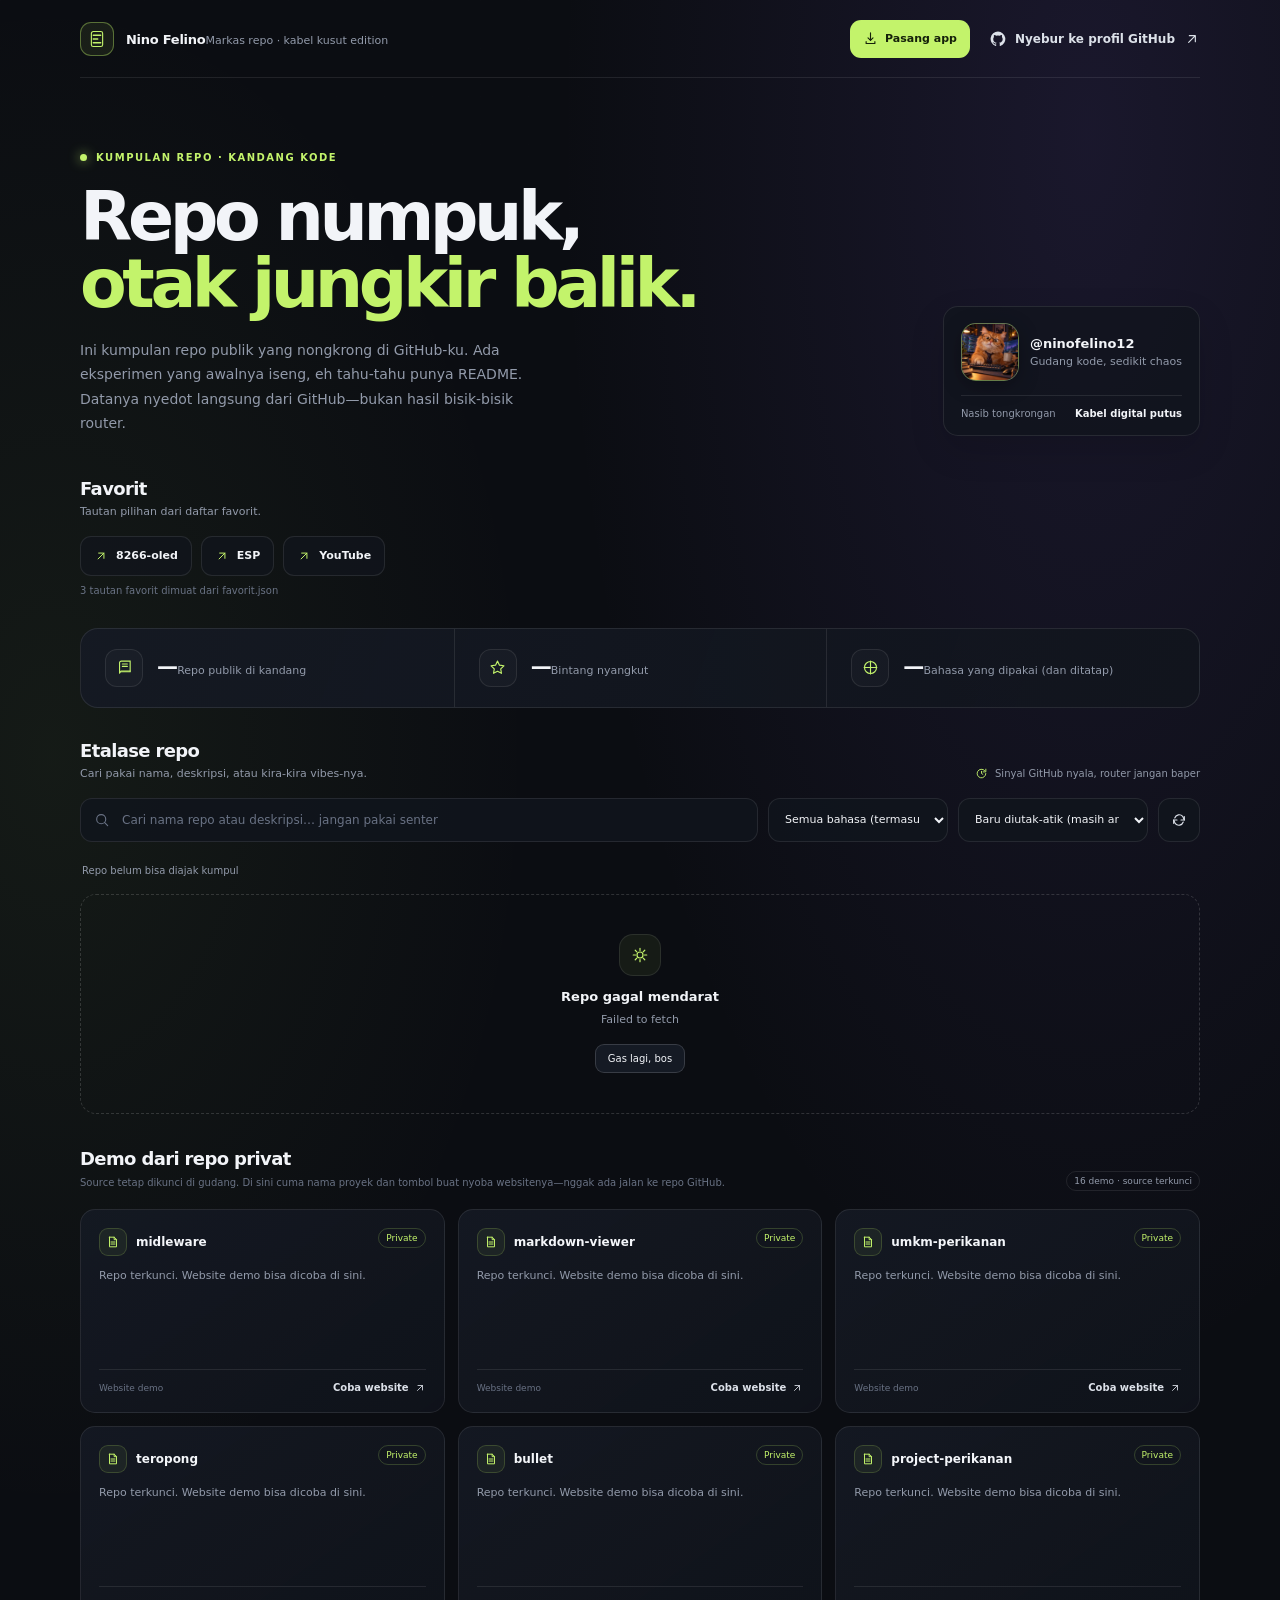
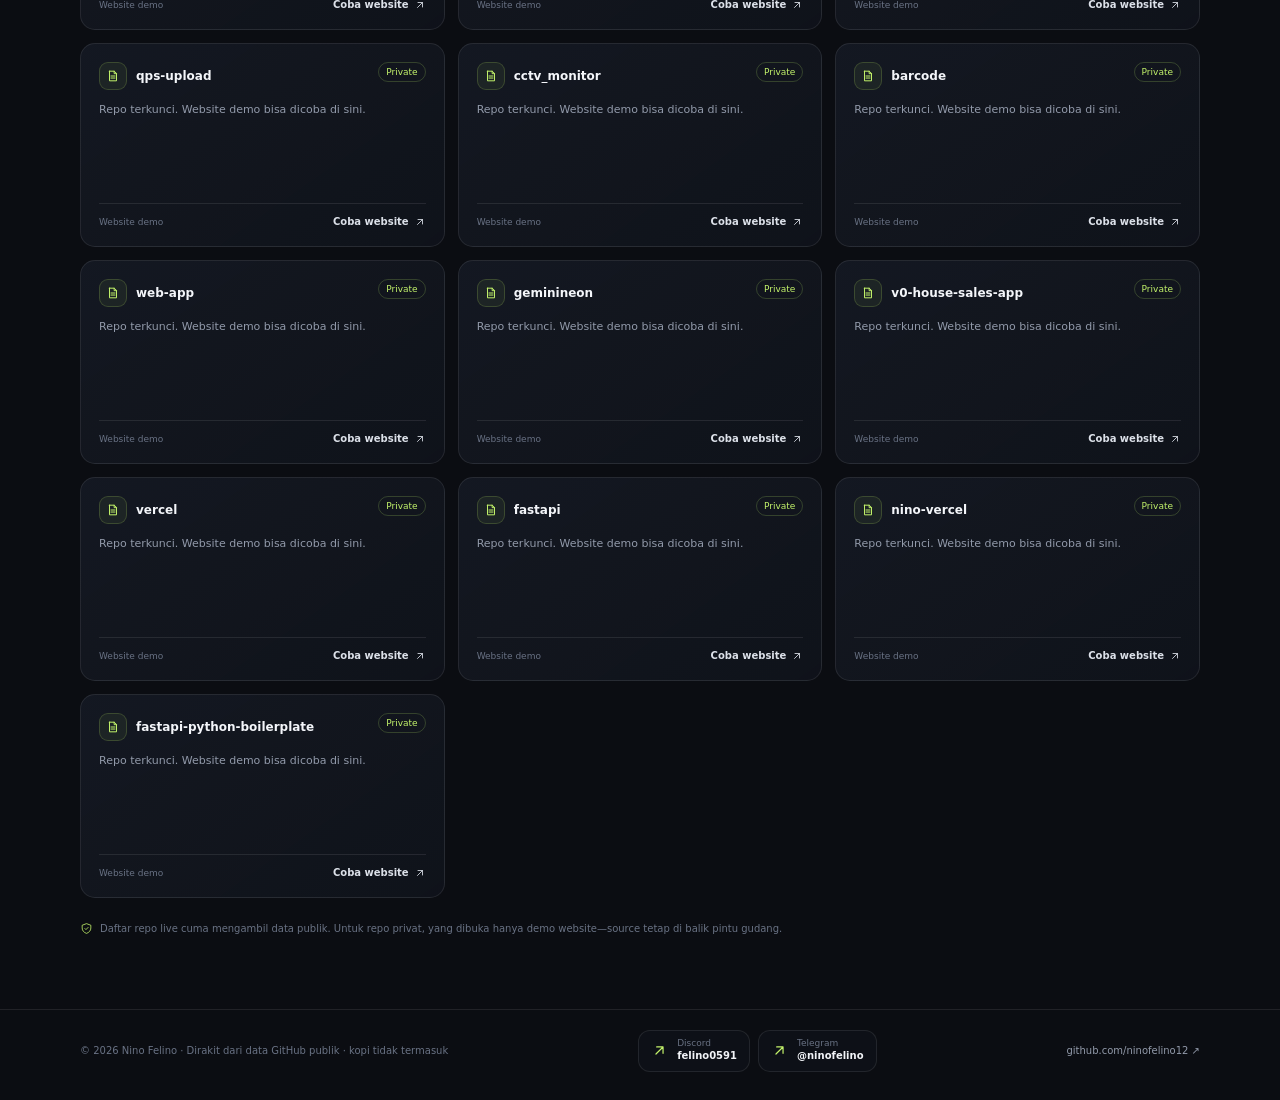
<file: index.html>
<!doctype html>
<html lang="id">
<head>
  <meta charset="utf-8">
  <meta name="viewport" content="width=device-width, initial-scale=1">
  <meta name="theme-color" content="#0b0d12">
  <meta name="apple-mobile-web-app-capable" content="yes">
  <meta name="apple-mobile-web-app-status-bar-style" content="black-translucent">
  <meta name="description" content="Markas repo publik Nino Felino: ngoding serius, kadang sambil mencari kabel yang barusan dipegang.">
  <meta property="og:title" content="Markas Repo — Nino Felino">
  <meta property="og:description" content="Semua repo publik ngumpul di sini. Router turut menyaksikan.">
  <title>Markas Repo — Nino Felino</title>
  <link rel="manifest" href="./manifest.webmanifest">
  <link rel="apple-touch-icon" href="./icons/icon-192.png">
  <style>
    :root {
      color-scheme: dark;
      --bg: #0b0d12;
      --surface: #11151d;
      --surface-raised: #151a24;
      --line: rgba(255,255,255,.09);
      --line-strong: rgba(255,255,255,.15);
      --text: #f2f4f8;
      --muted: #929aaa;
      --muted-2: #697284;
      --accent: #c3f36b;
      --accent-ink: #15210a;
      --violet: #a78bfa;
      --danger: #ff9a9a;
      --radius: 18px;
      font-family: Inter, ui-sans-serif, system-ui, -apple-system, BlinkMacSystemFont, "Segoe UI", sans-serif;
    }
    * { box-sizing: border-box; }
    body {
      margin: 0;
      min-width: 320px;
      color: var(--text);
      background:
        radial-gradient(ellipse at 85% 5%, rgba(117, 87, 205, .14), transparent 33rem),
        radial-gradient(ellipse at 4% 28%, rgba(150, 202, 84, .07), transparent 30rem),
        var(--bg);
      min-height: 100vh;
    }
    body::before {
      position: fixed;
      inset: 0;
      z-index: -1;
      pointer-events: none;
      content: "";
      opacity: .16;
      background-image: linear-gradient(rgba(255,255,255,.035) 1px, transparent 1px), linear-gradient(90deg, rgba(255,255,255,.035) 1px, transparent 1px);
      background-size: 48px 48px;
      mask-image: linear-gradient(to bottom, black, transparent 74%);
    }
    a { color: inherit; }
    button, input, select { font: inherit; }
    .shell { width: min(1120px, calc(100% - 40px)); margin: 0 auto; }
    .topbar {
      height: 78px;
      display: flex;
      align-items: center;
      justify-content: space-between;
      border-bottom: 1px solid var(--line);
    }
    .brand { display: inline-flex; align-items: center; gap: 12px; text-decoration: none; }
    .brand-mark {
      display: grid;
      width: 34px;
      height: 34px;
      place-items: center;
      border: 1px solid rgba(195,243,107,.38);
      border-radius: 11px;
      color: var(--accent);
      background: rgba(195,243,107,.08);
    }
    .brand-mark svg { width: 18px; height: 18px; }
    .brand-name { font-size: 13px; font-weight: 720; letter-spacing: -.02em; }
    .brand-note { color: var(--muted); font-size: 11px; margin-top: 3px; }
    .top-link {
      display: inline-flex;
      align-items: center;
      gap: 9px;
      color: #dce1e9;
      text-decoration: none;
      font-size: 12px;
      font-weight: 650;
      transition: color .18s ease;
    }
    .top-link:hover { color: var(--accent); }
    .top-link svg { width: 16px; height: 16px; }
    .topbar-actions { display: flex; align-items: center; gap: 20px; }
    .install-wrap { position: relative; }
    .install-button {
      display: inline-flex;
      min-height: 38px;
      align-items: center;
      gap: 7px;
      padding: 0 12px;
      border: 1px solid rgba(195,243,107,.42);
      border-radius: 11px;
      color: var(--accent-ink);
      background: var(--accent);
      cursor: pointer;
      font-size: 11px;
      font-weight: 720;
      transition: transform .18s ease, background .18s ease;
    }
    .install-button:hover { transform: translateY(-1px); background: #d0fa82; }
    .install-button:focus-visible { outline: 3px solid rgba(195,243,107,.24); outline-offset: 3px; }
    .install-button:disabled { cursor: default; opacity: .7; transform: none; }
    .install-button svg { width: 15px; height: 15px; }
    .install-status {
      position: absolute;
      z-index: 5;
      top: calc(100% + 9px);
      right: 0;
      width: min(280px, calc(100vw - 32px));
      padding: 11px 13px;
      border: 1px solid var(--line-strong);
      border-radius: 11px;
      color: var(--text);
      background: var(--surface-raised);
      box-shadow: 0 12px 30px rgba(0,0,0,.32);
      font-size: 11px;
      line-height: 1.55;
    }
    .install-status:empty { display: none; }
    main { padding: 68px 0 64px; }
    .intro { display: flex; align-items: flex-end; justify-content: space-between; gap: 32px; margin-bottom: 42px; }
    .eyebrow {
      display: inline-flex;
      align-items: center;
      gap: 9px;
      margin-bottom: 20px;
      color: var(--accent);
      font-size: 10px;
      font-weight: 760;
      letter-spacing: .15em;
      text-transform: uppercase;
    }
    .eyebrow-dot { width: 7px; height: 7px; border-radius: 50%; background: var(--accent); box-shadow: 0 0 12px rgba(195,243,107,.8); }
    h1 { max-width: 720px; margin: 0; font-size: clamp(40px, 6vw, 68px); line-height: .99; letter-spacing: -.065em; font-weight: 720; }
    h1 span { color: var(--accent); }
    .intro-copy { max-width: 470px; margin: 20px 0 0; color: var(--muted); font-size: 14px; line-height: 1.75; }
    .profile-card {
      flex: 0 0 auto;
      min-width: 206px;
      padding: 16px 17px;
      border: 1px solid var(--line);
      border-radius: 15px;
      background: rgba(17,21,29,.74);
      box-shadow: 0 14px 35px rgba(0,0,0,.13);
    }
    .profile-top { display: flex; align-items: center; gap: 11px; }
    .avatar {
      display: block;
      flex: 0 0 auto;
      width: 58px;
      height: 58px;
      object-fit: cover;
      border: 1px solid rgba(195,243,107,.36);
      border-radius: 15px;
      background: linear-gradient(135deg, rgba(195,243,107,.2), rgba(167,139,250,.2));
      box-shadow: 0 5px 20px rgba(0,0,0,.28);
    }
    .profile-handle { font-size: 13px; font-weight: 700; }
    .profile-caption { margin-top: 4px; color: var(--muted); font-size: 11px; }
    .profile-rule { height: 1px; margin: 14px 0 12px; background: var(--line); }
    .profile-foot { display: flex; justify-content: space-between; color: var(--muted); font-size: 10px; }
    .profile-foot strong { color: var(--text); font-weight: 650; }
    .favorite-section { margin-bottom: 32px; }
    .favorite-grid { display: flex; flex-wrap: wrap; gap: 9px; }
    .favorite-button {
      display: inline-flex;
      min-height: 40px;
      align-items: center;
      gap: 8px;
      padding: 8px 13px;
      border: 1px solid var(--line);
      border-radius: 11px;
      color: var(--text);
      background: rgba(17,21,29,.78);
      font-size: 11px;
      font-weight: 650;
      text-decoration: none;
      transition: border-color .18s ease, background .18s ease, transform .18s ease;
    }
    .favorite-button:hover { transform: translateY(-1px); border-color: rgba(195,243,107,.4); background: var(--surface-raised); }
    .favorite-button:focus-visible { outline: 3px solid rgba(195,243,107,.18); outline-offset: 2px; }
    .favorite-button svg { width: 14px; height: 14px; color: var(--accent); }
    .favorite-status { margin: 9px 0 0; color: var(--muted-2); font-size: 10px; }
    .stats {
      display: grid;
      grid-template-columns: repeat(3, minmax(0, 1fr));
      margin-bottom: 32px;
      border: 1px solid var(--line);
      border-radius: var(--radius);
      background: linear-gradient(110deg, rgba(21,26,36,.93), rgba(17,21,29,.82));
      overflow: hidden;
    }
    .stat { display: flex; align-items: center; gap: 14px; padding: 20px 24px; }
    .stat + .stat { border-left: 1px solid var(--line); }
    .stat-icon { display: grid; flex: 0 0 auto; width: 38px; height: 38px; place-items: center; border: 1px solid var(--line); border-radius: 12px; color: var(--accent); background: rgba(255,255,255,.025); }
    .stat-icon svg { width: 17px; height: 17px; }
    .stat-value { font-size: 21px; line-height: 1; font-weight: 740; letter-spacing: -.04em; }
    .stat-label { margin-top: 6px; color: var(--muted); font-size: 11px; }
    .section-head { display: flex; align-items: flex-end; justify-content: space-between; gap: 18px; margin-bottom: 18px; }
    .section-title { margin: 0; font-size: 18px; letter-spacing: -.035em; font-weight: 690; }
    .section-subtitle { margin: 6px 0 0; color: var(--muted); font-size: 11px; }
    .live-note { display: inline-flex; align-items: center; gap: 7px; color: var(--muted); font-size: 10px; white-space: nowrap; }
    .live-note svg { width: 13px; height: 13px; color: var(--accent); }
    .controls {
      display: grid;
      grid-template-columns: minmax(200px, 1fr) 180px 190px 42px;
      gap: 10px;
      margin-bottom: 18px;
    }
    .search-wrap { position: relative; }
    .search-wrap svg { position: absolute; top: 50%; left: 14px; width: 16px; height: 16px; color: var(--muted-2); transform: translateY(-50%); pointer-events: none; }
    .search, .select, .refresh {
      height: 44px;
      border: 1px solid var(--line);
      border-radius: 12px;
      color: var(--text);
      background: rgba(17,21,29,.88);
      transition: border-color .18s ease, background .18s ease, transform .18s ease;
    }
    .search { width: 100%; padding: 0 14px 0 41px; outline: 0; font-size: 12px; }
    .search::placeholder { color: var(--muted-2); }
    .search:focus, .select:focus { border-color: rgba(195,243,107,.5); outline: 3px solid rgba(195,243,107,.08); }
    .select { width: 100%; padding: 0 12px; outline: 0; font-size: 11px; }
    .select option { color: var(--text); background: var(--surface); }
    .refresh { display: grid; width: 42px; place-items: center; cursor: pointer; }
    .refresh:hover { border-color: var(--line-strong); background: var(--surface-raised); }
    .refresh:active { transform: scale(.96); }
    .refresh svg { width: 16px; height: 16px; color: #dce1e9; }
    .refresh[disabled] { cursor: wait; opacity: .6; }
    .result-line { display: flex; align-items: center; justify-content: space-between; min-height: 22px; margin: 0 2px 12px; color: var(--muted); font-size: 10px; }
    .result-line strong { color: #dce1e9; font-weight: 650; }
    .repo-grid { display: grid; grid-template-columns: repeat(3, minmax(0, 1fr)); gap: 13px; }
    .private-demo-section { margin-top: 34px; }
    .private-demo-grid { margin-top: 14px; }
    .private-demo-card { min-height: 138px; }
    .private-demo-card .repo-description { min-height: 0; margin: 11px 0 16px; }
    .private-demo-card .repo-bottom { margin-top: auto; }
    .private-demo-notice { margin: 6px 0 0; color: var(--muted-2); font-size: 10px; line-height: 1.6; }
    .private-demo-card .repo-status { border-color: rgba(195,243,107,.2); color: var(--accent); }
    .repo-card {
      display: flex;
      min-height: 204px;
      flex-direction: column;
      padding: 18px;
      border: 1px solid var(--line);
      border-radius: 15px;
      background: linear-gradient(145deg, rgba(21,26,36,.88), rgba(16,19,27,.93));
      transition: transform .2s ease, border-color .2s ease, background .2s ease;
      animation: enter .32s both;
    }
    .repo-card:hover { transform: translateY(-3px); border-color: rgba(195,243,107,.29); background: linear-gradient(145deg, rgba(25,32,42,.97), rgba(17,21,29,.96)); }
    @keyframes enter { from { opacity: 0; transform: translateY(5px); } to { opacity: 1; transform: translateY(0); } }
    .repo-card-top { display: flex; align-items: flex-start; justify-content: space-between; gap: 10px; }
    .repo-name-wrap { display: flex; min-width: 0; align-items: center; gap: 9px; }
    .repo-icon { display: grid; flex: 0 0 auto; width: 28px; height: 28px; place-items: center; border: 1px solid rgba(195,243,107,.18); border-radius: 9px; color: var(--accent); background: rgba(195,243,107,.06); }
    .repo-icon svg { width: 14px; height: 14px; }
    .repo-name { overflow: hidden; color: #f4f6fa; font-size: 12px; font-weight: 700; text-decoration: none; text-overflow: ellipsis; white-space: nowrap; }
    .repo-name:hover { color: var(--accent); }
    .repo-status { flex: 0 0 auto; padding: 4px 7px; border: 1px solid var(--line); border-radius: 999px; color: var(--muted); font-size: 9px; }
    .repo-status.archived { border-color: rgba(255,154,154,.2); color: var(--danger); }
    .repo-description { display: -webkit-box; min-height: 37px; margin: 14px 0 16px; overflow: hidden; color: var(--muted); font-size: 11px; line-height: 1.7; -webkit-box-orient: vertical; -webkit-line-clamp: 2; }
    .repo-description.empty { color: var(--muted-2); font-style: italic; }
    .repo-details { display: grid; gap: 9px; margin-bottom: 14px; }
    .repo-website { display: flex; min-width: 0; align-items: center; gap: 7px; }
    .repo-detail-label { flex: 0 0 50px; color: var(--muted-2); font-size: 9px; letter-spacing: .04em; text-transform: uppercase; }
    .website-link { display: inline-flex; min-width: 0; max-width: 100%; flex: 1 1 auto; align-items: center; gap: 5px; overflow: hidden; color: #dce1e9; font-size: 10px; font-weight: 650; text-decoration: none; text-overflow: ellipsis; white-space: nowrap; }
    .website-link:hover { color: var(--accent); }
    .website-link svg { width: 11px; height: 11px; flex: 0 0 auto; }
    .website-empty { color: var(--muted-2); font-size: 9px; font-style: italic; }
    .repo-topic-row { display: flex; min-width: 0; align-items: flex-start; gap: 7px; }
    .repo-topic-list { display: flex; min-width: 0; flex: 1 1 auto; flex-wrap: wrap; gap: 5px; }
    .topic-chip { display: inline-flex; max-width: 100%; align-items: center; padding: 3px 7px; border: 1px solid rgba(167,139,250,.18); border-radius: 999px; color: #cfc4f4; background: rgba(167,139,250,.07); font-size: 9px; line-height: 1.35; overflow-wrap: anywhere; }
    .topic-chip.empty { border-style: dashed; color: var(--muted-2); background: transparent; }
    .repo-meta { display: flex; align-items: center; flex-wrap: wrap; gap: 12px; margin-top: auto; color: #a3abba; font-size: 10px; }
    .meta-item { display: inline-flex; align-items: center; gap: 5px; }
    .meta-item svg { width: 12px; height: 12px; color: var(--muted-2); }
    .language-dot { width: 7px; height: 7px; border-radius: 50%; background: var(--dot, #8790a0); box-shadow: 0 0 8px color-mix(in srgb, var(--dot, #8790a0) 52%, transparent); }
    .repo-bottom { display: flex; align-items: center; justify-content: space-between; gap: 10px; margin-top: 15px; padding-top: 12px; border-top: 1px solid var(--line); }
    .updated { color: var(--muted-2); font-size: 9px; }
    .repo-links { display: flex; align-items: center; gap: 12px; }
    .repo-link { display: inline-flex; align-items: center; gap: 5px; color: #dce1e9; font-size: 10px; font-weight: 650; text-decoration: none; }
    .repo-link:hover { color: var(--accent); }
    .repo-link svg { width: 12px; height: 12px; }
    .state-panel { grid-column: 1 / -1; display: grid; min-height: 220px; place-content: center; justify-items: center; padding: 30px; border: 1px dashed var(--line-strong); border-radius: 16px; text-align: center; }
    .state-panel[hidden] { display: none; }
    .state-icon { display: grid; width: 42px; height: 42px; place-items: center; margin-bottom: 13px; border: 1px solid var(--line); border-radius: 14px; color: var(--accent); background: rgba(195,243,107,.06); }
    .state-icon svg { width: 18px; height: 18px; }
    .state-title { margin: 0; font-size: 13px; font-weight: 700; }
    .state-message { max-width: 400px; margin: 7px 0 0; color: var(--muted); font-size: 11px; line-height: 1.7; }
    .state-action { margin-top: 14px; padding: 8px 12px; border: 1px solid var(--line-strong); border-radius: 9px; color: var(--text); background: var(--surface-raised); cursor: pointer; font-size: 10px; }
    .state-action:hover { border-color: rgba(195,243,107,.4); }
    .footnote { display: flex; align-items: center; gap: 7px; margin-top: 24px; color: var(--muted-2); font-size: 10px; }
    .footnote svg { width: 13px; height: 13px; flex: 0 0 auto; color: var(--accent); }
    footer { padding: 20px 0 28px; border-top: 1px solid var(--line); color: var(--muted-2); font-size: 10px; }
    .footer-inner { display: flex; flex-wrap: wrap; align-items: center; justify-content: space-between; gap: 12px; }
    .footer-inner a { color: var(--muted); text-decoration: none; }
    .footer-inner a:hover { color: var(--accent); }
    .social-links { display: flex; flex-wrap: wrap; gap: 8px; }
    .social-link { display: inline-flex; flex: 0 1 auto; align-items: center; gap: 9px; min-height: 42px; padding: 7px 12px; border: 1px solid var(--line); border-radius: 12px; background: rgba(17,21,29,.5); transition: border-color .18s ease, background .18s ease, transform .18s ease; }
    .social-link:hover { border-color: var(--line-strong); background: var(--surface-raised); transform: translateY(-1px); }
    .social-link:focus-visible { outline: 3px solid rgba(195,243,107,.18); outline-offset: 2px; }
    .social-link svg { width: 17px; height: 17px; flex: 0 0 auto; color: var(--accent); }
    .social-copy { display: grid; gap: 2px; }
    .social-label { color: var(--muted-2); font-size: 9px; line-height: 1; }
    .social-copy strong { color: var(--text); font-size: 10px; font-weight: 650; line-height: 1.2; }
    .sr-only { position: absolute; width: 1px; height: 1px; padding: 0; margin: -1px; overflow: hidden; clip: rect(0,0,0,0); white-space: nowrap; border: 0; }
    @media (max-width: 850px) {
      .repo-grid { grid-template-columns: repeat(2, minmax(0, 1fr)); }
      .intro { align-items: flex-start; }
      .profile-card { min-width: 184px; }
      main { padding-top: 52px; }
    }
    @media (max-width: 620px) {
      .shell { width: min(100% - 28px, 520px); }
      .topbar { height: 68px; }
      .brand-note { display: none; }
      .top-link span { display: none; }
      .topbar-actions { gap: 12px; }
      .install-button { min-height: 36px; padding: 0 9px; font-size: 10px; }
      .install-button svg { width: 14px; height: 14px; }
      main { padding: 43px 0 46px; }
      .intro { display: block; margin-bottom: 30px; }
      .eyebrow { margin-bottom: 17px; }
      h1 { font-size: clamp(43px, 13vw, 60px); }
      .intro-copy { margin-top: 16px; font-size: 13px; }
      .profile-card { display: flex; align-items: center; gap: 12px; width: 100%; min-width: 0; margin-top: 22px; padding: 12px; }
      .profile-top { flex: 1; min-width: 0; gap: 10px; }
      .avatar { width: 52px; height: 52px; border-radius: 14px; }
      .profile-handle { font-size: 12px; }
      .profile-caption { font-size: 10px; line-height: 1.4; }
      .profile-rule { flex: 0 0 auto; width: 1px; height: 38px; margin: 0; }
      .profile-foot { min-width: 90px; flex-direction: column; align-items: flex-end; gap: 4px; }
      .profile-foot span, .profile-foot strong { font-size: 9px; text-align: right; }
      .profile-foot strong { max-width: 120px; line-height: 1.35; overflow-wrap: anywhere; }
      .stats { margin-bottom: 27px; }
      .stat { display: block; padding: 14px 12px; text-align: center; }
      .stat-icon { width: 31px; height: 31px; margin: 0 auto 10px; border-radius: 10px; }
      .stat-icon svg { width: 14px; height: 14px; }
      .stat-value { display: block; font-size: 18px; }
      .stat-label { display: block; margin-top: 6px; font-size: 9px; line-height: 1.35; }
      .section-head { display: block; margin-bottom: 16px; }
      .live-note { display: flex; max-width: none; margin-top: 11px; line-height: 1.5; white-space: normal; }
      .controls { grid-template-columns: minmax(0, 1fr) 42px; }
      .search-wrap { grid-column: 1 / -1; }
      .control-language { grid-column: 1 / -1; grid-row: 2; }
      .control-sort { grid-column: 1; grid-row: 3; }
      .refresh { grid-column: 2; grid-row: 3; }
      .repo-grid { grid-template-columns: 1fr; gap: 10px; }
      .repo-card { min-height: 176px; padding: 16px; }
      .repo-bottom { gap: 8px; margin-top: 12px; }
      .repo-links { gap: 7px; }
      .repo-link { min-height: 32px; padding: 0 4px; }
      .footnote { align-items: flex-start; margin-top: 20px; font-size: 9px; line-height: 1.65; }
      .footer-inner { flex-direction: column; align-items: flex-start; gap: 8px; }
      .social-links { width: 100%; }
      .social-link { flex: 1 1 132px; }
    }
    @media (max-width: 360px) {
      .shell { width: min(100% - 24px, 520px); }
      .profile-card { flex-wrap: wrap; gap: 10px; }
      .profile-top { flex: 1 1 100%; }
      .profile-top > div { min-width: 0; }
      .profile-handle { overflow-wrap: anywhere; }
      .profile-rule { display: none; }
      .profile-foot { width: 100%; min-width: 0; flex-direction: row; align-items: center; justify-content: space-between; gap: 12px; padding-top: 10px; border-top: 1px solid var(--line); }
      .profile-foot span { text-align: left; }
      .profile-foot strong { max-width: 60%; }
      .stat { padding: 13px 6px; }
      .stat-label { font-size: 8px; }
      .repo-card { padding: 15px; }
      .controls { gap: 8px; }
    }
    @media (prefers-reduced-motion: reduce) {
      *, *::before, *::after { scroll-behavior: auto !important; animation-duration: .01ms !important; animation-iteration-count: 1 !important; transition-duration: .01ms !important; }
      }
  </style>
</head>
<body>
  <header class="shell topbar">
    <a class="brand" href="https://github.com/ninofelino12" target="_blank" rel="noopener noreferrer" aria-label="Profil GitHub Nino Felino">
      <span class="brand-mark" aria-hidden="true"><svg viewBox="0 0 24 24" fill="none"><path d="M7 7h10M7 12h6m-6 5h10" stroke="currentColor" stroke-width="1.8" stroke-linecap="round"/><path d="M4.5 4.5A2.5 2.5 0 0 1 7 2h10a2.5 2.5 0 0 1 2.5 2.5v15A2.5 2.5 0 0 1 17 22H7a2.5 2.5 0 0 1-2.5-2.5v-15Z" stroke="currentColor" stroke-width="1.5"/></svg></span>
      <span><span class="brand-name">Nino Felino</span><span class="brand-note">Markas repo · kabel kusut edition</span></span>
    </a>
    <div class="topbar-actions">
      <div class="install-wrap">
        <button class="install-button" id="install-app" type="button" aria-describedby="install-status">
          <svg viewBox="0 0 24 24" fill="none" aria-hidden="true"><path d="M12 3v12m0 0 4-4m-4 4-4-4M5 17v3h14v-3" stroke="currentColor" stroke-width="1.8" stroke-linecap="round" stroke-linejoin="round"/></svg>
          <span>Pasang app</span>
        </button>
        <span class="install-status" id="install-status" role="status" aria-live="polite"></span>
      </div>
      <a class="top-link" href="https://github.com/ninofelino12" target="_blank" rel="noopener noreferrer">
        <svg viewBox="0 0 24 24" fill="currentColor" aria-hidden="true"><path d="M12 .9a11.1 11.1 0 0 0-3.51 21.63c.55.1.76-.24.76-.53v-2.05c-3.1.67-3.75-1.32-3.75-1.32-.5-1.28-1.23-1.62-1.23-1.62-1.01-.69.08-.68.08-.68 1.12.08 1.71 1.15 1.71 1.15 1 .1.81 1.9 3.14 1.45.1-.71.39-1.2.7-1.48-2.48-.28-5.08-1.24-5.08-5.52 0-1.22.43-2.22 1.15-3-.12-.29-.5-1.42.11-2.96 0 0 .94-.3 3.05 1.15a10.62 10.62 0 0 1 5.55 0c2.12-1.44 3.05-1.15 3.05-1.15.61 1.54.23 2.67.12 2.96.71.78 1.14 1.78 1.14 3 0 4.29-2.61 5.23-5.1 5.5.4.34.75 1.02.75 2.06V22c0 .29.2.64.76.53A11.1 11.1 0 0 0 12 .9Z"/></svg>
        <span>Nyebur ke profil GitHub</span>
        <svg viewBox="0 0 24 24" fill="none" aria-hidden="true"><path d="M7 17 17 7M8 7h9v9" stroke="currentColor" stroke-width="1.7" stroke-linecap="round" stroke-linejoin="round"/></svg>
      </a>
    </div>
  </header>

  <main class="shell">
    <section class="intro" aria-labelledby="page-title">
      <div>
        <div class="eyebrow"><span class="eyebrow-dot" aria-hidden="true"></span> Kumpulan repo · kandang kode</div>
        <h1 id="page-title">Repo numpuk,<br><span>otak jungkir balik.</span></h1>
        <p class="intro-copy">Ini kumpulan repo publik yang nongkrong di GitHub-ku. Ada eksperimen yang awalnya iseng, eh tahu-tahu punya README. Datanya nyedot langsung dari GitHub—bukan hasil bisik-bisik router.</p>
      </div>
      <aside class="profile-card" aria-label="Profil pemilik repositori">
        <div class="profile-top"><img class="avatar" src="[data-uri]" alt="Kucing oren sinematik berkacamata miring dan berdasi mungil, sedang ngoding sambil memegang kopi" width="58" height="58" decoding="async"><div><div class="profile-handle">@ninofelino12</div><div class="profile-caption">Gudang kode, sedikit chaos</div></div></div>
        <div class="profile-rule"></div>
        <div class="profile-foot"><span>Nasib tongkrongan</span><strong id="sync-status">Nyambungin kabel digital…</strong></div>
      </aside>
    </section>

    <section class="favorite-section" aria-labelledby="favorites-title">
      <div class="section-head">
        <div><h2 class="section-title" id="favorites-title">Favorit</h2><p class="section-subtitle">Tautan pilihan dari daftar favorit.</p></div>
      </div>
      <nav class="favorite-grid" id="favorite-grid" aria-label="Tautan favorit"></nav>
      <p class="favorite-status" id="favorite-status" aria-live="polite">Memuat favorit…</p>
    </section>

    <section class="stats" aria-label="Ringkasan repositori">
      <div class="stat"><span class="stat-icon" aria-hidden="true"><svg viewBox="0 0 24 24" fill="none"><path d="M5 5.5A2.5 2.5 0 0 1 7.5 3H20v15H7.5A2.5 2.5 0 0 0 5 20.5v-15Z" stroke="currentColor" stroke-width="1.6"/><path d="M5 19.5A2.5 2.5 0 0 1 7.5 17H20M9 7h7M9 10.5h7" stroke="currentColor" stroke-width="1.6" stroke-linecap="round"/></svg></span><span><span class="stat-value" id="repo-count">—</span><span class="stat-label">Repo publik di kandang</span></span></div>
      <div class="stat"><span class="stat-icon" aria-hidden="true"><svg viewBox="0 0 24 24" fill="none"><path d="m12 3 2.8 5.68 6.27.91-4.54 4.42 1.07 6.24L12 17.3l-5.6 2.95 1.07-6.24L2.93 9.6l6.27-.91L12 3Z" stroke="currentColor" stroke-width="1.6" stroke-linejoin="round"/></svg></span><span><span class="stat-value" id="star-count">—</span><span class="stat-label">Bintang nyangkut</span></span></div>
      <div class="stat"><span class="stat-icon" aria-hidden="true"><svg viewBox="0 0 24 24" fill="none"><path d="M12 3v18M3 12h18" stroke="currentColor" stroke-width="1.6" stroke-linecap="round"/><circle cx="12" cy="12" r="8.5" stroke="currentColor" stroke-width="1.6"/></svg></span><span><span class="stat-value" id="language-count">—</span><span class="stat-label">Bahasa yang dipakai (dan ditatap)</span></span></div>
    </section>

    <section aria-labelledby="repos-title">
      <div class="section-head">
        <div><h2 class="section-title" id="repos-title">Etalase repo</h2><p class="section-subtitle">Cari pakai nama, deskripsi, atau kira-kira vibes-nya.</p></div>
        <div class="live-note"><svg viewBox="0 0 24 24" fill="none" aria-hidden="true"><path d="M12 8v4l2.5 1.5M20 12a8 8 0 1 1-2.34-5.66M20 4v5h-5" stroke="currentColor" stroke-width="1.7" stroke-linecap="round" stroke-linejoin="round"/></svg><span id="updated-note">Sinyal GitHub nyala, router jangan baper</span></div>
      </div>
      <div class="controls">
        <label class="search-wrap"><span class="sr-only">Cari repositori—radar siap, bos</span><svg viewBox="0 0 24 24" fill="none" aria-hidden="true"><circle cx="10.8" cy="10.8" r="6.8" stroke="currentColor" stroke-width="1.7"/><path d="m16 16 4.5 4.5" stroke="currentColor" stroke-width="1.7" stroke-linecap="round"/></svg><input class="search" id="search" type="search" autocomplete="off" placeholder="Cari nama repo atau deskripsi… jangan pakai senter"></label>
        <label class="control-language"><span class="sr-only">Filter berdasarkan bahasa</span><select class="select" id="language-filter"><option value="all">Semua bahasa (termasuk bahasa planet)</option></select></label>
        <label class="control-sort"><span class="sr-only">Urutkan repositori</span><select class="select" id="sort"><option value="updated">Baru diutak-atik (masih anget)</option><option value="stars">Bintang terbanyak (sudah punya fans)</option><option value="name">Nama A–Z (rapi kayak pura-pura)</option></select></label>
        <button class="refresh" id="refresh" type="button" aria-label="Panggil ulang daftar repo dari markas" title="Bangunin repo"><svg viewBox="0 0 24 24" fill="none" aria-hidden="true"><path d="M20 7v5h-5M4 17v-5h5" stroke="currentColor" stroke-width="1.7" stroke-linecap="round" stroke-linejoin="round"/><path d="M5.64 9A7 7 0 0 1 17.5 6.5L20 12M4 12l2.5 5.5A7 7 0 0 0 18.36 15" stroke="currentColor" stroke-width="1.7" stroke-linecap="round" stroke-linejoin="round"/></svg></button>
      </div>
      <div class="result-line"><span id="result-count" aria-live="polite">Repo lagi turun dari awan…</span><span id="cache-note"></span></div>
      <div class="repo-grid" id="repo-grid" aria-live="polite" aria-busy="true">
        <div class="state-panel" id="state-panel"><span class="state-icon" aria-hidden="true"><svg viewBox="0 0 24 24" fill="none"><path d="M12 3v3m0 12v3M3 12h3m12 0h3M5.64 5.64l2.12 2.12m8.48 8.48 2.12 2.12m0-12.72-2.12 2.12m-8.48 8.48-2.12 2.12" stroke="currentColor" stroke-width="1.6" stroke-linecap="round"/><circle cx="12" cy="12" r="4" stroke="currentColor" stroke-width="1.6"/></svg></span><h3 class="state-title" id="state-title">Memanggil repo dari awan digital</h3><p class="state-message" id="state-message">Bentar, repo lagi turun dari awan. Jangan ganggu, dia bawa kardus.</p><button class="state-action" id="retry" type="button" hidden>Gas lagi, bos</button></div>
      </div>
      <section class="private-demo-section" aria-labelledby="private-demos-title">
        <div class="section-head">
          <div><h2 class="section-title" id="private-demos-title">Demo dari repo privat</h2><p class="private-demo-notice">Source tetap dikunci di gudang. Di sini cuma nama proyek dan tombol buat nyoba websitenya—nggak ada jalan ke repo GitHub.</p></div>
          <span class="repo-status" aria-label="16 demo website dari repositori privat">16 demo · source terkunci</span>
        </div>
        <div class="repo-grid private-demo-grid" id="private-demo-grid" aria-label="Website demo repositori privat"></div>
      </section>
      <p class="footnote"><svg viewBox="0 0 24 24" fill="none" aria-hidden="true"><path d="M12 3 4 6v5c0 5.1 3.42 8.42 8 10 4.58-1.58 8-4.9 8-10V6l-8-3Z" stroke="currentColor" stroke-width="1.5" stroke-linejoin="round"/><path d="m9 12 2 2 4-4" stroke="currentColor" stroke-width="1.5" stroke-linecap="round" stroke-linejoin="round"/></svg>Daftar repo live cuma mengambil data publik. Untuk repo privat, yang dibuka hanya demo website—source tetap di balik pintu gudang.</p>
    </section>
  </main>

  <footer>
    <div class="shell footer-inner">
      <span>© <span id="year"></span> Nino Felino · Dirakit dari data GitHub publik · kopi tidak termasuk</span>
      <nav class="social-links" id="social-links" aria-label="Link media sosial" aria-live="polite">
        <span class="social-load-status">Memuat tautan sosial…</span>
      </nav>
      <a href="https://github.com/ninofelino12" target="_blank" rel="noopener noreferrer">github.com/ninofelino12 ↗</a>
    </div>
  </footer>

  <script>
    (() => {
      'use strict';
      const USERNAME = 'ninofelino12';
      const API_ROOT = `https://api.github.com/users/${USERNAME}/repos?type=owner&sort=updated&per_page=100`;
      const PRIVATE_DEMOS = Object.freeze([
        { name: 'midleware', website: 'https://midleware-three.vercel.app' },
        { name: 'markdown-viewer', website: 'https://markdown-viewer-rho.vercel.app' },
        { name: 'umkm-perikanan', website: 'https://umkm-perikanan.vercel.app' },
        { name: 'teropong', website: 'https://teropong.vercel.app' },
        { name: 'bullet', website: 'https://bullet-eight.vercel.app' },
        { name: 'project-perikanan', website: 'https://project-perikanan.vercel.app' },
        { name: 'qps-upload', website: 'https://qps-upload.vercel.app' },
        { name: 'cctv_monitor', website: 'https://cctv-monitor-kappa.vercel.app' },
        { name: 'barcode', website: 'https://barcode-eight-orcin.vercel.app' },
        { name: 'web-app', website: 'https://web-app-eight-ebon.vercel.app' },
        { name: 'geminineon', website: 'https://geminineon.vercel.app' },
        { name: 'v0-house-sales-app', website: 'https://v0-house-sales-app.vercel.app' },
        { name: 'vercel', website: 'https://vercel-lyart-rho-43.vercel.app' },
        { name: 'fastapi', website: 'https://fastapi-zeta-tan.vercel.app' },
        { name: 'nino-vercel', website: 'https://nino-vercel.vercel.app' },
        { name: 'fastapi-python-boilerplate', website: 'https://fastapi-python-boilerplate-coral.vercel.app' }
      ]);
      const CACHE_KEY = `repo-index:${USERNAME}:public:v1`;
      const CACHE_TTL = 10 * 60 * 1000;
      const PALETTE = ['#c3f36b', '#a78bfa', '#64d8cb', '#ffb86b', '#f28ba8', '#79a9ff', '#e7d574', '#8dd1a8'];
      const grid = document.getElementById('repo-grid');
      const favoriteGrid = document.getElementById('favorite-grid');
      const favoriteStatusEl = document.getElementById('favorite-status');
      const socialLinks = document.getElementById('social-links');
      const privateDemoGrid = document.getElementById('private-demo-grid');
      const panel = document.getElementById('state-panel');
      const titleEl = document.getElementById('state-title');
      const messageEl = document.getElementById('state-message');
      const retryButton = document.getElementById('retry');
      const searchInput = document.getElementById('search');
      const sortSelect = document.getElementById('sort');
      const languageFilter = document.getElementById('language-filter');
      const refreshButton = document.getElementById('refresh');
      const repoCountEl = document.getElementById('repo-count');
      const starCountEl = document.getElementById('star-count');
      const languageCountEl = document.getElementById('language-count');
      const resultCountEl = document.getElementById('result-count');
      const syncStatusEl = document.getElementById('sync-status');
      const updatedNoteEl = document.getElementById('updated-note');
      const cacheNoteEl = document.getElementById('cache-note');
      const state = { repos: [], query: '', language: 'all', sort: 'updated', loading: false, cachedAt: 0 };

      document.getElementById('year').textContent = new Date().getFullYear();
      const numberFormat = new Intl.NumberFormat('id-ID');
      const dateFormat = new Intl.DateTimeFormat('id-ID', { day: 'numeric', month: 'short', year: 'numeric' });

      function safeExternalUrl(value) {
        if (!value) return '';
        try {
          const url = new URL(value);
          return url.protocol === 'https:' || url.protocol === 'http:' ? url.href : '';
        } catch (_) { return ''; }
      }

      async function loadFavorites() {
        try {
          const response = await fetch('./favorit.json');
          if (!response.ok) throw new Error(`favorit.json gagal dimuat (${response.status})`);
          const favorites = await response.json();
          if (!Array.isArray(favorites)) throw new Error('Format favorit.json harus berupa daftar');

          const fragment = document.createDocumentFragment();
          favorites.forEach((favorite, index) => {
            if (!favorite || typeof favorite.nama !== 'string' || typeof favorite.url !== 'string') {
              throw new Error(`Data favorit ke-${index + 1} tidak valid`);
            }
            const name = favorite.nama.trim();
            if (!name) throw new Error(`Nama favorit ke-${index + 1} tidak valid`);

            const link = document.createElement('a');
            link.className = 'favorite-button';
            link.href = favorite.url;
            link.target = '_blank';
            link.rel = 'noopener noreferrer';
            link.append(makeSvg('M7 17 17 7M8 7h9v9'), document.createTextNode(name));
            fragment.append(link);
          });

          favoriteGrid.replaceChildren(fragment);
          favoriteStatusEl.textContent = favorites.length
            ? `${favorites.length} tautan favorit dimuat dari favorit.json`
            : 'Belum ada tautan favorit.';
        } catch (error) {
          favoriteStatusEl.textContent = `Favorit tidak bisa dimuat: ${error.message}`;
        }
      }

      async function loadSocialLinks() {
        try {
          const response = await fetch('./social.json');
          if (!response.ok) throw new Error(`social.json gagal dimuat (${response.status})`);
          const socials = await response.json();
          if (!Array.isArray(socials)) throw new Error('Format social.json harus berupa daftar');

          const fragment = document.createDocumentFragment();
          socials.forEach((social, index) => {
            if (!social || typeof social.nama !== 'string' || typeof social.username !== 'string' || typeof social.url !== 'string') {
              throw new Error(`Data sosial ke-${index + 1} tidak valid`);
            }
            const name = social.nama.trim();
            const username = social.username.trim();
            const url = safeExternalUrl(social.url);
            if (!name || !username || !url) throw new Error(`Nama, username, atau URL sosial ke-${index + 1} tidak valid`);
            const description = typeof social.petunjuk === 'string' && social.petunjuk.trim()
              ? social.petunjuk.trim()
              : `Buka ${name} ${username}`;

            const link = document.createElement('a');
            link.className = 'social-link';
            link.href = url;
            link.target = '_blank';
            link.rel = 'noopener noreferrer';
            link.setAttribute('aria-label', description);
            link.title = description;

            const copy = document.createElement('span');
            copy.className = 'social-copy';
            const label = document.createElement('span');
            label.className = 'social-label';
            label.textContent = name;
            const account = document.createElement('strong');
            account.textContent = username;
            copy.append(label, account);
            link.append(makeSvg('M7 17 17 7M8 7h9v9'), copy);
            fragment.append(link);
          });

          socialLinks.replaceChildren(fragment);
        } catch (error) {
          socialLinks.textContent = 'Tautan media sosial tidak bisa dimuat.';
          console.error('Gagal memuat social.json:', error);
        }
      }

      function renderPrivateDemos() {
        const fragment = document.createDocumentFragment();
        PRIVATE_DEMOS.forEach((demo, index) => {
          const website = safeExternalUrl(demo.website);
          if (!website) return;
          const card = document.createElement('article');
          card.className = 'repo-card private-demo-card';
          card.style.animationDelay = `${Math.min(index * 28, 280)}ms`;

          const cardTop = document.createElement('div');
          cardTop.className = 'repo-card-top';
          const nameWrap = document.createElement('div');
          nameWrap.className = 'repo-name-wrap';
          const icon = document.createElement('span');
          icon.className = 'repo-icon';
          icon.append(makeSvg('M6 3.75h8.2L18 7.6v12.65H6V3.75Z M14 3.75V8h4 M8.5 12h7 M8.5 15.5h7'));
          const name = document.createElement('span');
          name.className = 'repo-name';
          name.title = demo.name;
          name.textContent = demo.name;
          nameWrap.append(icon, name);
          const badge = document.createElement('span');
          badge.className = 'repo-status';
          badge.textContent = 'Private';
          cardTop.append(nameWrap, badge);

          const description = document.createElement('p');
          description.className = 'repo-description';
          description.textContent = 'Repo terkunci. Website demo bisa dicoba di sini.';

          const bottom = document.createElement('div');
          bottom.className = 'repo-bottom';
          const label = document.createElement('span');
          label.className = 'updated';
          label.textContent = 'Website demo';
          const link = document.createElement('a');
          link.className = 'repo-link';
          link.href = website;
          link.target = '_blank';
          link.rel = 'noopener noreferrer';
          link.setAttribute('aria-label', `Coba website demo ${demo.name}`);
          link.append(document.createTextNode('Coba website'), makeSvg('M7 17 17 7M8 7h9v9'));
          bottom.append(label, link);
          card.append(cardTop, description, bottom);
          fragment.append(card);
        });
        privateDemoGrid.replaceChildren(fragment);
      }

      function formatDate(value) {
        const date = new Date(value);
        return Number.isNaN(date.getTime()) ? 'Tanggalnya kabur entah ke dimensi mana' : `Diutak-atik ${dateFormat.format(date)} (masih anget)`;
      }

      function colorFor(language) {
        if (!language) return '#697284';
        let hash = 0;
        for (const char of language) hash = (hash * 31 + char.charCodeAt(0)) >>> 0;
        return PALETTE[hash % PALETTE.length];
      }

      function setPanel(title, message, canRetry = false) {
        panel.hidden = false;
        titleEl.textContent = title;
        messageEl.textContent = message;
        retryButton.hidden = !canRetry;
      }

      function updateLanguageOptions() {
        const current = languageFilter.value;
        const languages = [...new Set(state.repos.map(repo => repo.language).filter(Boolean))].sort((a, b) => a.localeCompare(b, 'id'));
        languageFilter.replaceChildren(new Option('Semua bahasa (termasuk bahasa planet)', 'all'));
        for (const language of languages) languageFilter.add(new Option(language, language));
        languageFilter.value = languages.includes(current) ? current : 'all';
        state.language = languageFilter.value;
      }

      function updateStats() {
        const languages = new Set(state.repos.map(repo => repo.language).filter(Boolean));
        const stars = state.repos.reduce((sum, repo) => sum + (Number(repo.stargazers_count) || 0), 0);
        repoCountEl.textContent = numberFormat.format(state.repos.length);
        starCountEl.textContent = numberFormat.format(stars);
        languageCountEl.textContent = numberFormat.format(languages.size);
      }

      function makeSvg(path, viewBox = '0 0 24 24') {
        const svg = document.createElementNS('http://www.w3.org/2000/svg', 'svg');
        svg.setAttribute('viewBox', viewBox);
        svg.setAttribute('fill', 'none');
        svg.setAttribute('aria-hidden', 'true');
        const shape = document.createElementNS('http://www.w3.org/2000/svg', 'path');
        shape.setAttribute('d', path);
        shape.setAttribute('stroke', 'currentColor');
        shape.setAttribute('stroke-width', '1.7');
        shape.setAttribute('stroke-linecap', 'round');
        shape.setAttribute('stroke-linejoin', 'round');
        svg.append(shape);
        return svg;
      }

      function createMeta(text, iconPath, dotColor) {
        const item = document.createElement('span');
        item.className = 'meta-item';
        if (dotColor) {
          const dot = document.createElement('span');
          dot.className = 'language-dot';
          dot.style.setProperty('--dot', dotColor);
          item.append(dot);
        } else if (iconPath) item.append(makeSvg(iconPath));
        item.append(document.createTextNode(text));
        return item;
      }

      function createRepoCard(repo, index) {
        const article = document.createElement('article');
        article.className = 'repo-card';
        article.style.animationDelay = `${Math.min(index * 28, 280)}ms`;

        const cardTop = document.createElement('div');
        cardTop.className = 'repo-card-top';
        const nameWrap = document.createElement('div');
        nameWrap.className = 'repo-name-wrap';
        const repoIcon = document.createElement('span');
        repoIcon.className = 'repo-icon';
        repoIcon.append(makeSvg('M6 3.75h8.2L18 7.6v12.65H6V3.75Z M14 3.75V8h4 M8.5 12h7 M8.5 15.5h7'));
        const repoLink = document.createElement('a');
        repoLink.className = 'repo-name';
        repoLink.href = `https://github.com/${encodeURIComponent(USERNAME)}/${encodeURIComponent(repo.name)}`;
        repoLink.target = '_blank';
        repoLink.rel = 'noopener noreferrer';
        repoLink.title = repo.name;
        repoLink.textContent = repo.name;
        nameWrap.append(repoIcon, repoLink);
        cardTop.append(nameWrap);
        if (repo.archived) {
          const badge = document.createElement('span');
          badge.className = 'repo-status archived';
          badge.textContent = 'Masuk gudang';
          cardTop.append(badge);
        } else if (repo.fork) {
          const badge = document.createElement('span');
          badge.className = 'repo-status';
          badge.textContent = 'Fork';
          cardTop.append(badge);
        }

        const description = document.createElement('p');
        description.className = `repo-description${repo.description ? '' : ' empty'}`;
        description.textContent = repo.description || 'Repo ini misterius. Bahkan deskripsinya sedang cuti.';

        const details = document.createElement('div');
        details.className = 'repo-details';
        const websiteRow = document.createElement('div');
        websiteRow.className = 'repo-website';
        const websiteLabel = document.createElement('span');
        websiteLabel.className = 'repo-detail-label';
        websiteLabel.textContent = 'Website';
        websiteRow.append(websiteLabel);
        const homepage = safeExternalUrl(repo.homepage);
        if (homepage) {
          const websiteLink = document.createElement('a');
          websiteLink.className = 'website-link';
          websiteLink.href = homepage;
          websiteLink.target = '_blank';
          websiteLink.rel = 'noopener noreferrer';
          websiteLink.title = homepage;
          const hostname = new URL(homepage).hostname.replace(/^www\./i, '');
          websiteLink.append(document.createTextNode(hostname || 'Buka situs'), makeSvg('M7 17 17 7M8 7h9v9'));
          websiteRow.append(websiteLink);
        } else {
          const noWebsite = document.createElement('span');
          noWebsite.className = 'website-empty';
          noWebsite.textContent = 'Belum dipasang';
          websiteRow.append(noWebsite);
        }

        const topicRow = document.createElement('div');
        topicRow.className = 'repo-topic-row';
        const topicLabel = document.createElement('span');
        topicLabel.className = 'repo-detail-label';
        topicLabel.textContent = 'Topik';
        const topicList = document.createElement('div');
        topicList.className = 'repo-topic-list';
        const topics = Array.isArray(repo.topics)
          ? [...new Set(repo.topics.filter(topic => typeof topic === 'string').map(topic => topic.trim()).filter(Boolean))]
          : [];
        if (topics.length) {
          topics.forEach(topic => {
            const chip = document.createElement('span');
            chip.className = 'topic-chip';
            chip.textContent = topic;
            topicList.append(chip);
          });
        } else {
          const emptyTopic = document.createElement('span');
          emptyTopic.className = 'topic-chip empty';
          emptyTopic.textContent = 'Belum diatur';
          topicList.append(emptyTopic);
        }
        topicRow.append(topicLabel, topicList);
        details.append(websiteRow, topicRow);

        const meta = document.createElement('div');
        meta.className = 'repo-meta';
        if (repo.language) meta.append(createMeta(repo.language, '', colorFor(repo.language)));
        meta.append(createMeta(numberFormat.format(Number(repo.stargazers_count) || 0), 'M12 3 14.8 8.68l6.27.91-4.54 4.42 1.07 6.24L12 17.3l-5.6 2.95 1.07-6.24L2.93 9.6l6.27-.91L12 3Z'));
        if (Number(repo.forks_count) > 0) meta.append(createMeta(numberFormat.format(Number(repo.forks_count)), 'M7 7v10m0-10a2 2 0 1 0 0-4 2 2 0 0 0 0 4Zm10 14a2 2 0 1 0 0-4 2 2 0 0 0 0 4Zm0-4V9a2 2 0 0 0-2-2h-2m2 0 2-2m-2 2 2 2'));

        const bottom = document.createElement('div');
        bottom.className = 'repo-bottom';
        const updated = document.createElement('span');
        updated.className = 'updated';
        updated.textContent = formatDate(repo.updated_at);
        const links = document.createElement('span');
        links.className = 'repo-links';
        const view = document.createElement('a');
        view.className = 'repo-link';
        view.href = repoLink.href;
        view.target = '_blank';
        view.rel = 'noopener noreferrer';
        view.textContent = 'Intip repo';
        view.append(makeSvg('M7 17 17 7M8 7h9v9'));
        links.append(view);
        bottom.append(updated, links);
        article.append(cardTop, description, details, meta, bottom);
        return article;
      }

      function render() {
        const query = state.query.trim().toLocaleLowerCase('id');
        let filtered = state.repos.filter(repo => {
          const matchesLanguage = state.language === 'all' || repo.language === state.language;
          const topics = Array.isArray(repo.topics) ? repo.topics.join(' ') : '';
          const haystack = `${repo.name} ${repo.description || ''} ${repo.language || ''} ${repo.homepage || ''} ${topics}`.toLocaleLowerCase('id');
          return matchesLanguage && (!query || haystack.includes(query));
        });
        if (state.sort === 'stars') filtered.sort((a, b) => (Number(b.stargazers_count) || 0) - (Number(a.stargazers_count) || 0));
        else if (state.sort === 'name') filtered.sort((a, b) => a.name.localeCompare(b.name, 'id', { sensitivity: 'base' }));
        else filtered.sort((a, b) => new Date(b.updated_at) - new Date(a.updated_at));

        grid.querySelectorAll('.repo-card').forEach(card => card.remove());
        if (state.loading && state.repos.length === 0) {
          resultCountEl.textContent = 'Repo lagi turun dari awan…';
          return;
        }
        panel.hidden = filtered.length > 0;
        if (filtered.length === 0) {
          const hasRepos = state.repos.length > 0;
          setPanel(hasRepos ? 'Radar repo nihil, bos' : 'Kandangnya masih kosong', hasRepos ? 'Kata kuncinya nyasar. Coba yang lain atau ganti bahasa—repo-nya mungkin lagi ngumpet.' : 'Repo belum mendarat. Cek internetnya—router jangan pura-pura tidur—lalu gas lagi.', !hasRepos);
        }
        resultCountEl.textContent = `${numberFormat.format(filtered.length)} dari ${numberFormat.format(state.repos.length)} repositori`;
        const fragment = document.createDocumentFragment();
        filtered.forEach((repo, index) => fragment.append(createRepoCard(repo, index)));
        grid.append(fragment);
      }

      function loadCached() {
        try {
          const cached = JSON.parse(localStorage.getItem(CACHE_KEY) || 'null');
          if (!cached || !Array.isArray(cached.repos)) return false;
          state.repos = cached.repos.filter(repo => repo && repo.private === false && repo.owner && repo.owner.login.toLowerCase() === USERNAME.toLowerCase());
          state.cachedAt = Number(cached.savedAt) || 0;
          if (!state.repos.length) return false;
          updateStats();
          updateLanguageOptions();
          render();
          syncStatusEl.textContent = 'Salinan cadangan masih nongkrong';
          cacheNoteEl.textContent = 'Data numpang parkir sementara';
          return true;
        } catch (_) { return false; }
      }

      async function fetchAllPublicRepos() {
        const repos = [];
        let url = API_ROOT;
        let pages = 0;
        while (url && pages < 10) {
          const response = await fetch(url, { headers: { Accept: 'application/vnd.github+json' }, cache: 'no-store' });
          if (!response.ok) {
            if (response.status === 403 || response.status === 429) throw new Error('GitHub lagi bilang “santai dulu, bestie.” Tunggu sebentar lalu panggil repo lagi.');
            if (response.status === 404) throw new Error('Akun GitHub-nya tidak ketemu. Mungkin lagi ngumpet di balik router.');
            throw new Error(`GitHub mengirim kode ${response.status}. Kodenya valid, mukanya bingung. Coba lagi sebentar.`);
          }
          const pageRepos = await response.json();
          if (!Array.isArray(pageRepos)) throw new Error('GitHub mengirim data yang bentuknya kayak mi kusut. Coba muat ulang.');
          repos.push(...pageRepos.filter(repo => repo && repo.private === false && repo.owner && repo.owner.login.toLowerCase() === USERNAME.toLowerCase()));
          const link = response.headers.get('Link') || '';
          const next = link.split(',').find(part => /rel="next"/.test(part));
          url = next ? next.match(/<([^>]+)>/)?.[1] || '' : '';
          pages += 1;
        }
        return repos;
      }

      async function loadRepos(force = false) {
        if (state.loading) return;
        state.loading = true;
        refreshButton.disabled = true;
        refreshButton.setAttribute('aria-busy', 'true');
        grid.setAttribute('aria-busy', 'true');
        retryButton.hidden = true;
        if (state.repos.length === 0) setPanel('Memanggil repo dari awan digital', 'Bentar, repo lagi turun dari awan. Jangan ganggu, dia bawa kardus.');
        syncStatusEl.textContent = state.repos.length ? 'Lagi nyegerin repo…' : 'Nyambungin kabel digital…';
        try {
          const freshRepos = await fetchAllPublicRepos();
          state.repos = freshRepos;
          state.cachedAt = Date.now();
          localStorage.setItem(CACHE_KEY, JSON.stringify({ savedAt: state.cachedAt, repos: freshRepos }));
          updateStats();
          updateLanguageOptions();
          updatedNoteEl.textContent = 'Sinyal GitHub nyala, router jangan baper';
          cacheNoteEl.textContent = '';
          syncStatusEl.textContent = 'Nyambung, bos!';
          render();
        } catch (error) {
          if (state.repos.length) {
            syncStatusEl.textContent = 'Pakai salinan cadangan dulu';
            cacheNoteEl.textContent = 'Belum bisa nyegerin; cache jadi pahlawan sementara';
            updatedNoteEl.textContent = state.cachedAt ? `Salinan cadangan ${formatDate(new Date(state.cachedAt).toISOString()).replace('Diutak-atik ', '')}` : 'Data numpang parkir sementara';
            render();
          } else {
            syncStatusEl.textContent = 'Kabel digital putus';
            resultCountEl.textContent = 'Repo belum bisa diajak kumpul';
            setPanel('Repo gagal mendarat', error.message || 'Cek koneksi internet—router jangan ngambek—lalu gas lagi.', true);
          }
        } finally {
          state.loading = false;
          refreshButton.disabled = false;
          refreshButton.removeAttribute('aria-busy');
          grid.setAttribute('aria-busy', 'false');
        }
      }

      searchInput.addEventListener('input', event => { state.query = event.target.value; render(); });
      sortSelect.addEventListener('change', event => { state.sort = event.target.value; render(); });
      languageFilter.addEventListener('change', event => { state.language = event.target.value; render(); });
      refreshButton.addEventListener('click', () => loadRepos(true));
      retryButton.addEventListener('click', () => loadRepos(true));

      renderPrivateDemos();
      loadFavorites();
      loadSocialLinks();
      loadCached();
      loadRepos();
    })();

    if ('serviceWorker' in navigator) {
      window.addEventListener('load', () => {
        navigator.serviceWorker.register('./service-worker.js').catch(error => {
          console.error('Service worker gagal didaftarkan:', error);
        });
      });
    }

    const installButton = document.getElementById('install-app');
    const installStatus = document.getElementById('install-status');
    const standaloneQuery = window.matchMedia('(display-mode: standalone)');
    let deferredInstallPrompt = null;
    const isInstalled = () => standaloneQuery.matches || navigator.standalone === true;
    const showInstalledState = () => {
      installButton.disabled = true;
      installButton.querySelector('span').textContent = 'Sudah terpasang';
    };

    if (isInstalled()) showInstalledState();

    window.addEventListener('beforeinstallprompt', event => {
      event.preventDefault();
      deferredInstallPrompt = event;
    });

    window.addEventListener('appinstalled', showInstalledState);

    installButton.addEventListener('click', async () => {
      if (isInstalled()) {
        installStatus.textContent = 'Aplikasi ini sudah terpasang di perangkat.';
        return;
      }

      if (!deferredInstallPrompt) {
        const isAppleMobile = /iphone|ipad|ipod/i.test(navigator.userAgent)
          || (navigator.platform === 'MacIntel' && navigator.maxTouchPoints > 1);
        installStatus.textContent = isAppleMobile
          ? 'Di iPhone/iPad, pilih Bagikan lalu Tambahkan ke Layar Utama.'
          : 'Jika dialog tidak muncul, buka menu browser lalu pilih Install app atau Tambahkan ke layar utama.';
        return;
      }

      const promptEvent = deferredInstallPrompt;
      deferredInstallPrompt = null;
      installButton.disabled = true;
      try {
        await promptEvent.prompt();
        const { outcome } = await promptEvent.userChoice;
        installStatus.textContent = outcome === 'accepted'
          ? 'Aplikasi sedang dipasang.'
          : 'Pemasangan dibatalkan.';
      } catch (error) {
        console.error('Prompt pemasangan gagal:', error);
        installStatus.textContent = 'Prompt pemasangan gagal dibuka. Coba dari menu browser.';
      } finally {
        if (!isInstalled()) installButton.disabled = false;
      }
    });
  </script>
</body>
</html>
</file>
